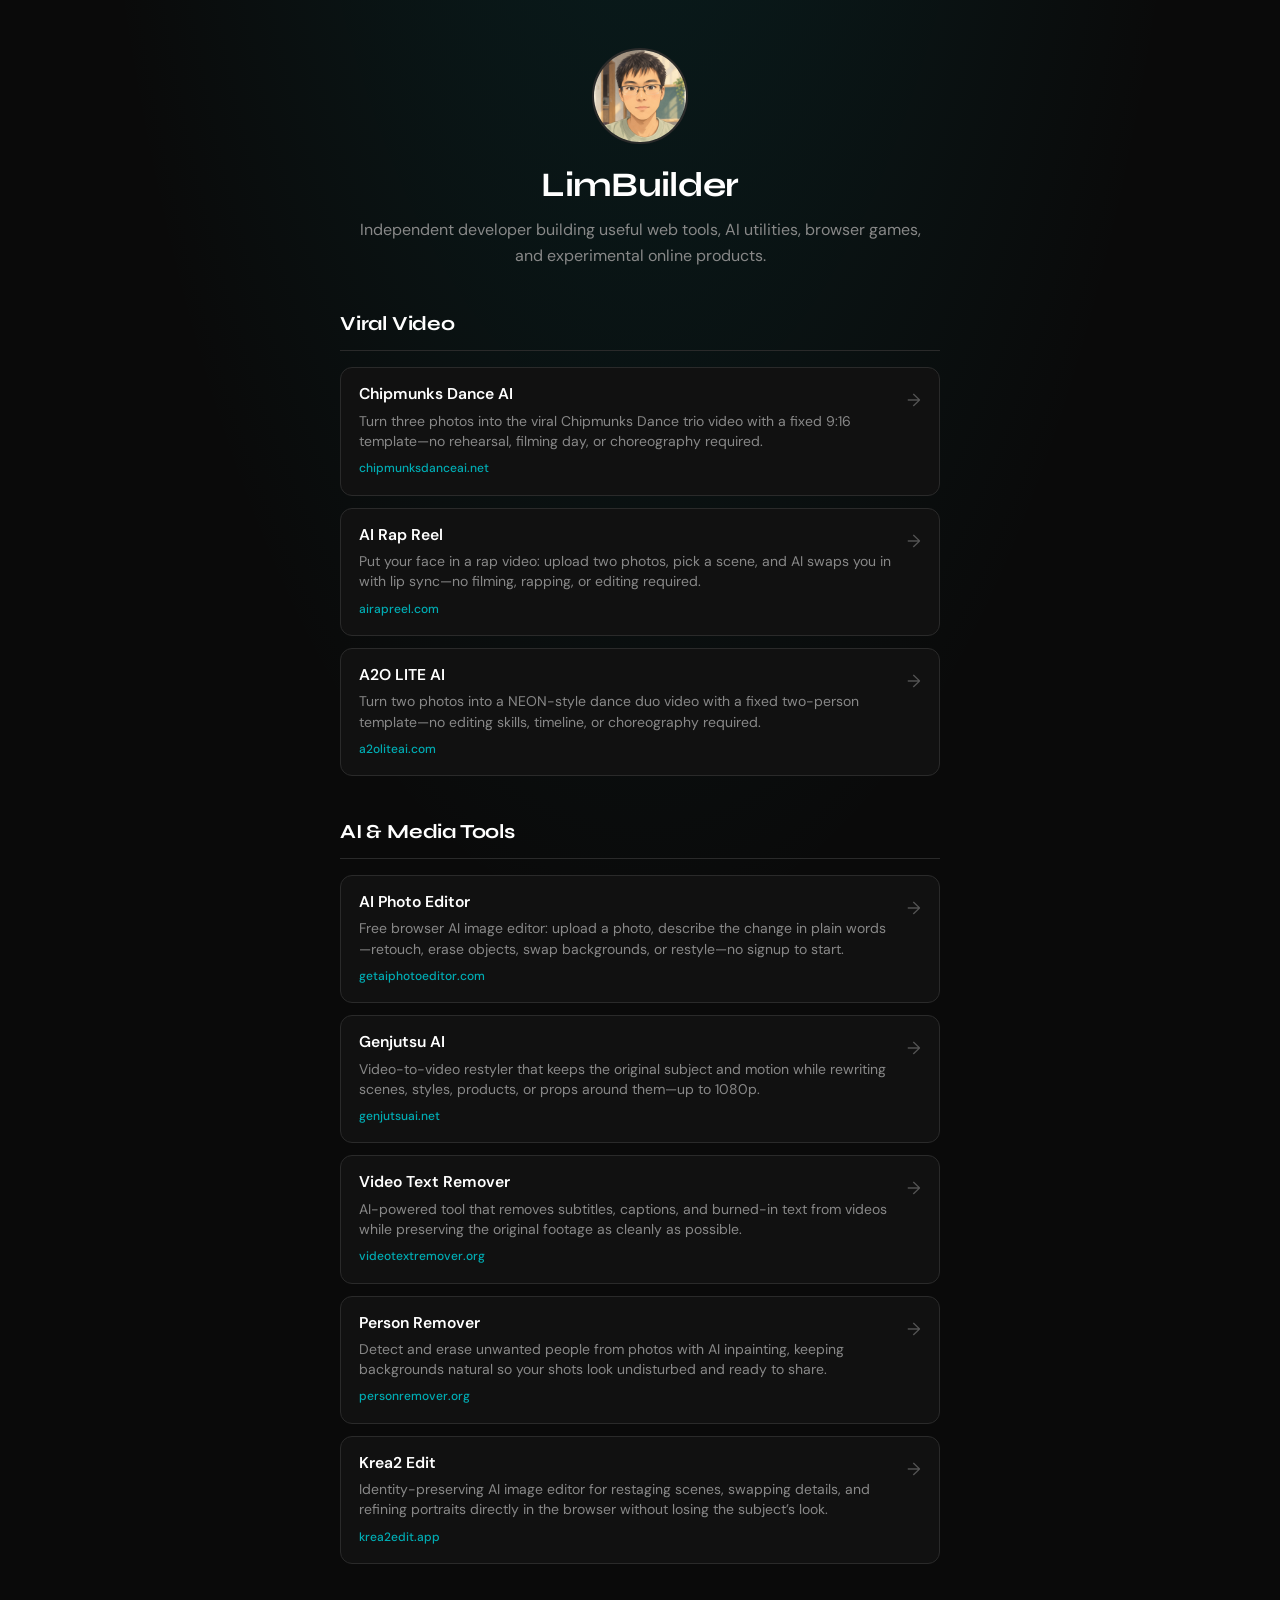
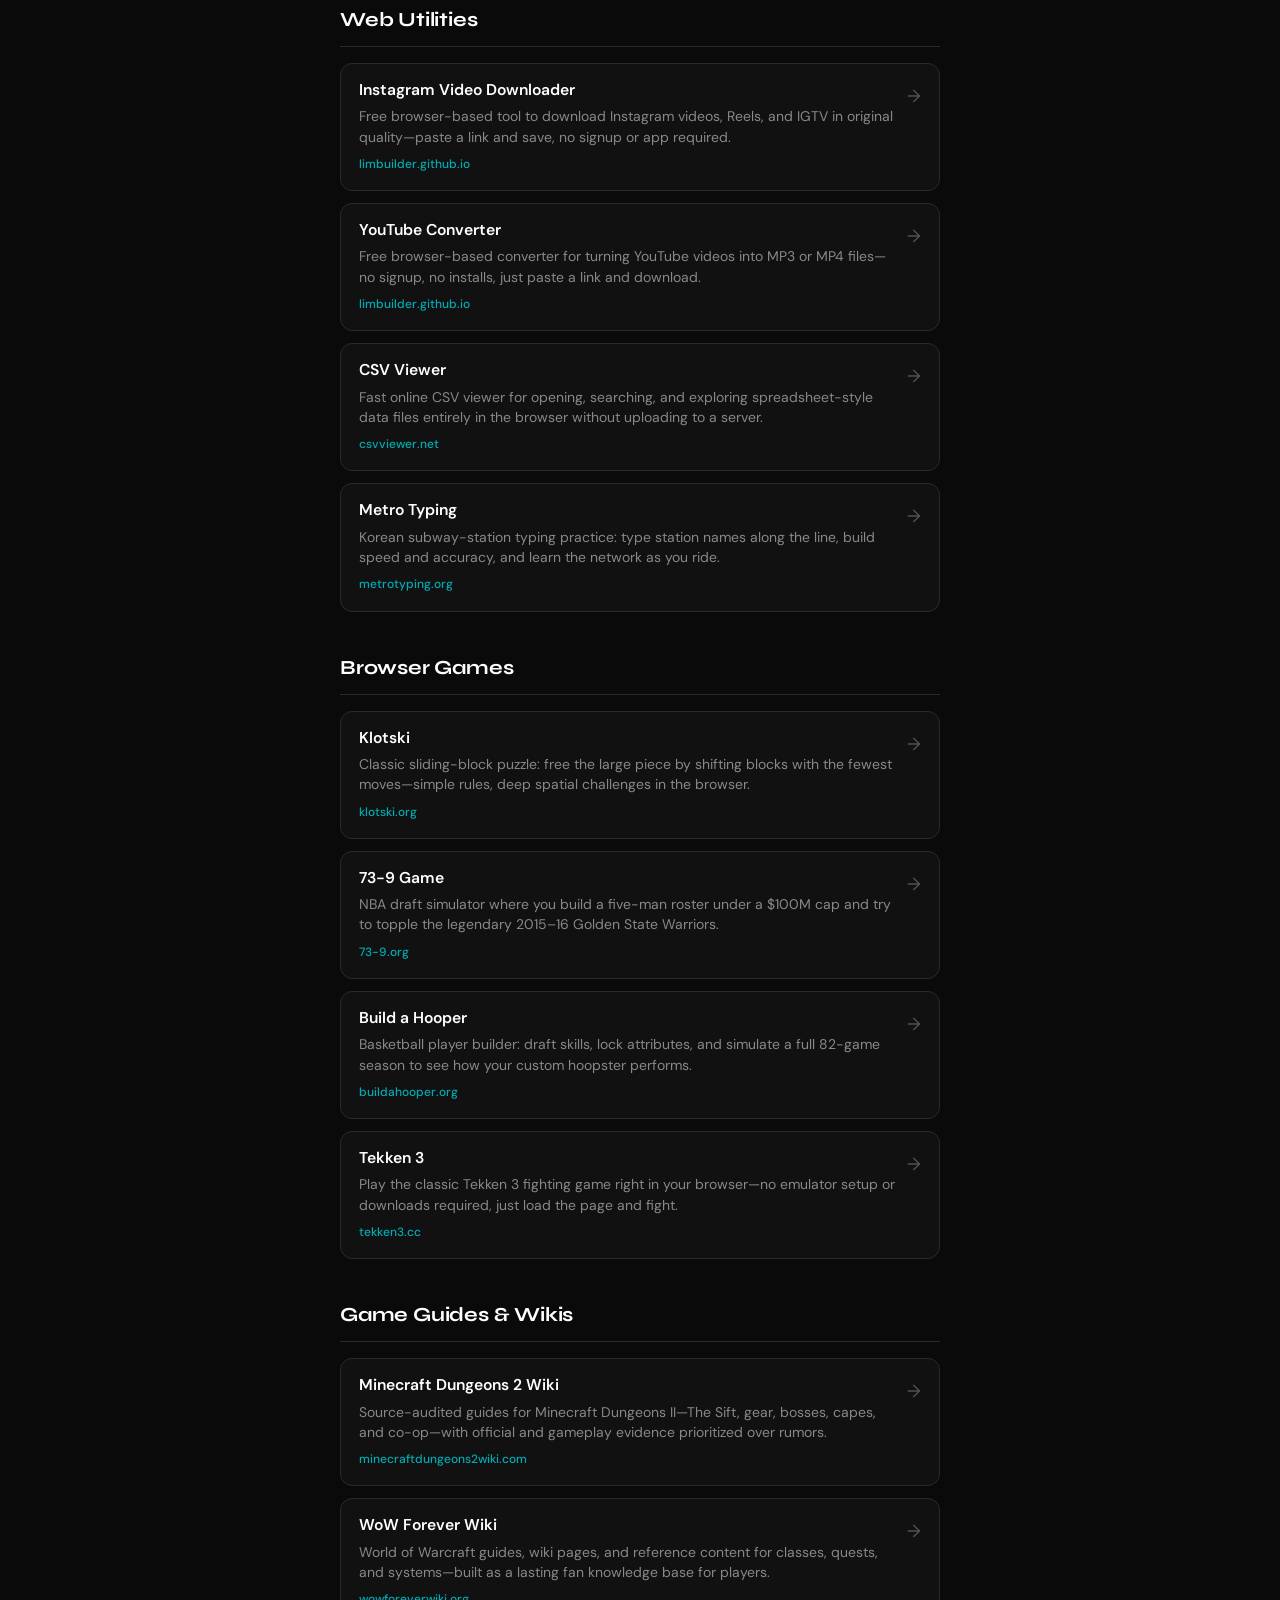
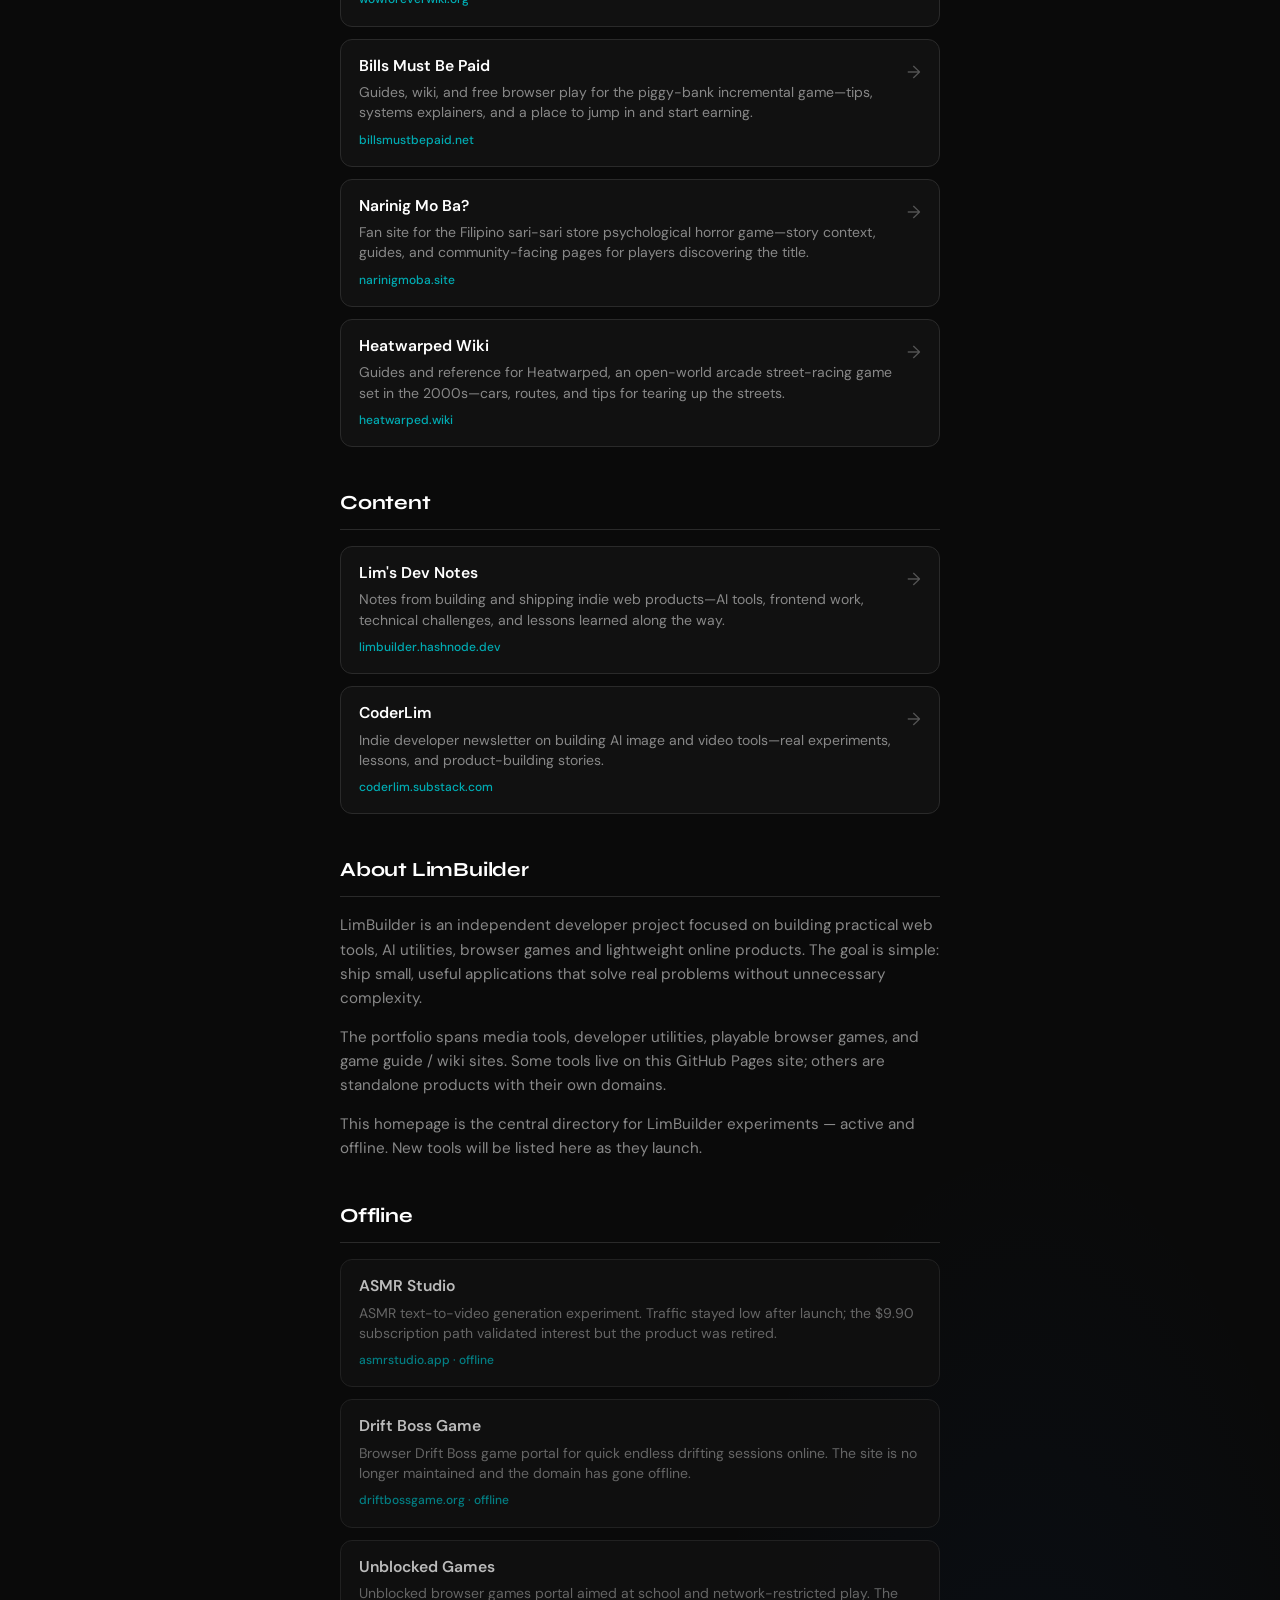
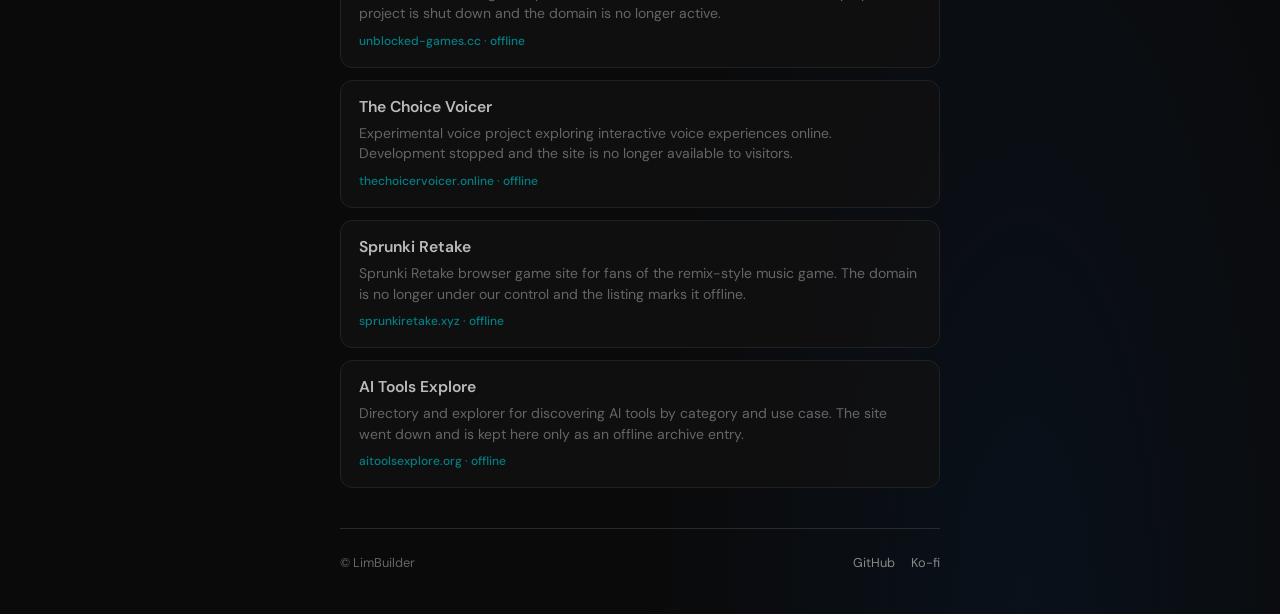
<file: index.html>
<!DOCTYPE html>
<html lang="en">
<head>
  <meta charset="utf-8">
  <meta name="viewport" content="width=device-width, initial-scale=1">

  <title>LimBuilder - Web Tools, AI Tools &amp; Developer Experiments</title>
  <meta
    name="description"
    content="LimBuilder is an independent developer project hub featuring useful web tools, AI-powered utilities, browser games, and game guides."
  >
  <meta name="robots" content="index, follow">
  <link rel="canonical" href="https://limbuilder.github.io/">

  <meta name="google-site-verification" content="zpI_0-mNkgyWQJL0RUiXkuK_0MgeXlYWRO9-o27cleg">

  <meta property="og:title" content="LimBuilder - Web Tools &amp; AI Experiments">
  <meta
    property="og:description"
    content="Explore web tools, AI utilities, browser games and experimental products built by LimBuilder."
  >
  <meta property="og:url" content="https://limbuilder.github.io/">
  <meta property="og:type" content="website">
  <meta property="og:image" content="https://limbuilder.github.io/assets/images/og-image.png">
  <meta property="og:image:width" content="1280">
  <meta property="og:image:height" content="720">
  <meta property="og:site_name" content="LimBuilder">

  <meta name="twitter:card" content="summary_large_image">
  <meta name="twitter:title" content="LimBuilder - Web Tools &amp; AI Experiments">
  <meta
    name="twitter:description"
    content="Useful web tools, AI-powered utilities, browser games and developer experiments."
  >
  <meta name="twitter:image" content="https://limbuilder.github.io/assets/images/og-image.png">

  <link rel="icon" href="/assets/images/favicon.png" type="image/png">
  <link rel="preconnect" href="https://fonts.googleapis.com">
  <link rel="preconnect" href="https://fonts.gstatic.com" crossorigin>
  <link href="https://fonts.googleapis.com/css2?family=DM+Sans:opsz,wght@9..40,400;9..40,500;9..40,600&family=Syne:wght@600;700&display=swap" rel="stylesheet">
  <link rel="stylesheet" href="/assets/css/main.css">

  <script type="application/ld+json">
  {
    "@context": "https://schema.org",
    "@type": "WebSite",
    "name": "LimBuilder",
    "url": "https://limbuilder.github.io/",
    "description": "Web tools, AI utilities, browser games and developer experiments."
  }
  </script>
</head>
<body>
  <div class="page">
    <header>
      <img
        class="avatar"
        src="/assets/images/avatar.png"
        width="96"
        height="96"
        alt="LimBuilder avatar"
      >
      <h1>LimBuilder</h1>
      <p class="intro">
        Independent developer building useful web tools, AI utilities,
        browser games, and experimental online products.
      </p>
    </header>

    <main>
      <section aria-labelledby="viral-heading">
        <h2 id="viral-heading">Viral Video</h2>
        <ul class="projects">
          <li>
            <article>
              <a href="https://chipmunksdanceai.net/?utm_source=limbuilder&utm_medium=referral" target="_blank" rel="noopener noreferrer">
                <div>
                  <h3>Chipmunks Dance AI</h3>
                  <p class="desc">
                    Turn three photos into the viral Chipmunks Dance trio video with a fixed 9:16 template—no rehearsal, filming day, or choreography required.
                  </p>
                  <span class="meta">chipmunksdanceai.net</span>
                </div>
                <span class="arrow" aria-hidden="true">→</span>
              </a>
            </article>
          </li>
          <li>
            <article>
              <a href="https://airapreel.com/?utm_source=limbuilder&utm_medium=referral" target="_blank" rel="noopener noreferrer">
                <div>
                  <h3>AI Rap Reel</h3>
                  <p class="desc">
                    Put your face in a rap video: upload two photos, pick a scene, and AI swaps you in with lip sync—no filming, rapping, or editing required.
                  </p>
                  <span class="meta">airapreel.com</span>
                </div>
                <span class="arrow" aria-hidden="true">→</span>
              </a>
            </article>
          </li>
          <li>
            <article>
              <a href="https://a2oliteai.com/?utm_source=limbuilder&utm_medium=referral" target="_blank" rel="noopener noreferrer">
                <div>
                  <h3>A2O LITE AI</h3>
                  <p class="desc">
                    Turn two photos into a NEON-style dance duo video with a fixed two-person template—no editing skills, timeline, or choreography required.
                  </p>
                  <span class="meta">a2oliteai.com</span>
                </div>
                <span class="arrow" aria-hidden="true">→</span>
              </a>
            </article>
          </li>
        </ul>
      </section>

      <section aria-labelledby="ai-heading">
        <h2 id="ai-heading">AI &amp; Media Tools</h2>
        <ul class="projects">
          <li>
            <article>
              <a href="https://getaiphotoeditor.com/?utm_source=limbuilder&utm_medium=referral" target="_blank" rel="noopener noreferrer">
                <div>
                  <h3>AI Photo Editor</h3>
                  <p class="desc">
                    Free browser AI image editor: upload a photo, describe the change in plain words—retouch, erase objects, swap backgrounds, or restyle—no signup to start.
                  </p>
                  <span class="meta">getaiphotoeditor.com</span>
                </div>
                <span class="arrow" aria-hidden="true">→</span>
              </a>
            </article>
          </li>
          <li>
            <article>
              <a href="https://genjutsuai.net/?utm_source=limbuilder&utm_medium=referral" target="_blank" rel="noopener noreferrer">
                <div>
                  <h3>Genjutsu AI</h3>
                  <p class="desc">
                    Video-to-video restyler that keeps the original subject and motion while rewriting scenes, styles, products, or props around them—up to 1080p.
                  </p>
                  <span class="meta">genjutsuai.net</span>
                </div>
                <span class="arrow" aria-hidden="true">→</span>
              </a>
            </article>
          </li>
          <li>
            <article>
              <a href="https://videotextremover.org/?utm_source=limbuilder&utm_medium=referral" target="_blank" rel="noopener noreferrer">
                <div>
                  <h3>Video Text Remover</h3>
                  <p class="desc">
                    AI-powered tool that removes subtitles, captions, and burned-in text from videos while preserving the original footage as cleanly as possible.
                  </p>
                  <span class="meta">videotextremover.org</span>
                </div>
                <span class="arrow" aria-hidden="true">→</span>
              </a>
            </article>
          </li>
          <li>
            <article>
              <a href="https://personremover.org/?utm_source=limbuilder&utm_medium=referral" target="_blank" rel="noopener noreferrer">
                <div>
                  <h3>Person Remover</h3>
                  <p class="desc">
                    Detect and erase unwanted people from photos with AI inpainting, keeping backgrounds natural so your shots look undisturbed and ready to share.
                  </p>
                  <span class="meta">personremover.org</span>
                </div>
                <span class="arrow" aria-hidden="true">→</span>
              </a>
            </article>
          </li>
          <li>
            <article>
              <a href="https://krea2edit.app/?utm_source=limbuilder&utm_medium=referral" target="_blank" rel="noopener noreferrer">
                <div>
                  <h3>Krea2 Edit</h3>
                  <p class="desc">
                    Identity-preserving AI image editor for restaging scenes, swapping details, and refining portraits directly in the browser without losing the subject’s look.
                  </p>
                  <span class="meta">krea2edit.app</span>
                </div>
                <span class="arrow" aria-hidden="true">→</span>
              </a>
            </article>
          </li>
        </ul>
      </section>

      <section aria-labelledby="tools-heading">
        <h2 id="tools-heading">Web Utilities</h2>
        <ul class="projects">
          <li>
            <article>
              <a href="/instagram-video-downloader/">
                <div>
                  <h3>Instagram Video Downloader</h3>
                  <p class="desc">
                    Free browser-based tool to download Instagram videos, Reels, and IGTV in original quality—paste a link and save, no signup or app required.
                  </p>
                  <span class="meta">limbuilder.github.io</span>
                </div>
                <span class="arrow" aria-hidden="true">→</span>
              </a>
            </article>
          </li>
          <li>
            <article>
              <a href="/yt-converter/">
                <div>
                  <h3>YouTube Converter</h3>
                  <p class="desc">
                    Free browser-based converter for turning YouTube videos into MP3 or MP4 files—no signup, no installs, just paste a link and download.
                  </p>
                  <span class="meta">limbuilder.github.io</span>
                </div>
                <span class="arrow" aria-hidden="true">→</span>
              </a>
            </article>
          </li>
          <li>
            <article>
              <a href="https://csvviewer.net/?utm_source=limbuilder&utm_medium=referral" target="_blank" rel="noopener noreferrer">
                <div>
                  <h3>CSV Viewer</h3>
                  <p class="desc">
                    Fast online CSV viewer for opening, searching, and exploring spreadsheet-style data files entirely in the browser without uploading to a server.
                  </p>
                  <span class="meta">csvviewer.net</span>
                </div>
                <span class="arrow" aria-hidden="true">→</span>
              </a>
            </article>
          </li>
          <li>
            <article>
              <a href="https://metrotyping.org/?utm_source=limbuilder&utm_medium=referral" target="_blank" rel="noopener noreferrer">
                <div>
                  <h3>Metro Typing</h3>
                  <p class="desc">
                    Korean subway-station typing practice: type station names along the line, build speed and accuracy, and learn the network as you ride.
                  </p>
                  <span class="meta">metrotyping.org</span>
                </div>
                <span class="arrow" aria-hidden="true">→</span>
              </a>
            </article>
          </li>
        </ul>
      </section>

      <section aria-labelledby="games-heading">
        <h2 id="games-heading">Browser Games</h2>
        <ul class="projects">
          <li>
            <article>
              <a href="https://klotski.org/?utm_source=limbuilder&utm_medium=referral" target="_blank" rel="noopener noreferrer">
                <div>
                  <h3>Klotski</h3>
                  <p class="desc">
                    Classic sliding-block puzzle: free the large piece by shifting blocks with the fewest moves—simple rules, deep spatial challenges in the browser.
                  </p>
                  <span class="meta">klotski.org</span>
                </div>
                <span class="arrow" aria-hidden="true">→</span>
              </a>
            </article>
          </li>
          <li>
            <article>
              <a href="https://73-9.org/?utm_source=limbuilder&utm_medium=referral" target="_blank" rel="noopener noreferrer">
                <div>
                  <h3>73-9 Game</h3>
                  <p class="desc">
                    NBA draft simulator where you build a five-man roster under a $100M cap and try to topple the legendary 2015–16 Golden State Warriors.
                  </p>
                  <span class="meta">73-9.org</span>
                </div>
                <span class="arrow" aria-hidden="true">→</span>
              </a>
            </article>
          </li>
          <li>
            <article>
              <a href="https://buildahooper.org/?utm_source=limbuilder&utm_medium=referral" target="_blank" rel="noopener noreferrer">
                <div>
                  <h3>Build a Hooper</h3>
                  <p class="desc">
                    Basketball player builder: draft skills, lock attributes, and simulate a full 82-game season to see how your custom hoopster performs.
                  </p>
                  <span class="meta">buildahooper.org</span>
                </div>
                <span class="arrow" aria-hidden="true">→</span>
              </a>
            </article>
          </li>
          <li>
            <article>
              <a href="https://tekken3.cc/?utm_source=limbuilder&utm_medium=referral" target="_blank" rel="noopener noreferrer">
                <div>
                  <h3>Tekken 3</h3>
                  <p class="desc">
                    Play the classic Tekken 3 fighting game right in your browser—no emulator setup or downloads required, just load the page and fight.
                  </p>
                  <span class="meta">tekken3.cc</span>
                </div>
                <span class="arrow" aria-hidden="true">→</span>
              </a>
            </article>
          </li>
        </ul>
      </section>

      <section aria-labelledby="wikis-heading">
        <h2 id="wikis-heading">Game Guides &amp; Wikis</h2>
        <ul class="projects">
          <li>
            <article>
              <a href="https://minecraftdungeons2wiki.com/?utm_source=limbuilder&utm_medium=referral" target="_blank" rel="noopener noreferrer">
                <div>
                  <h3>Minecraft Dungeons 2 Wiki</h3>
                  <p class="desc">
                    Source-audited guides for Minecraft Dungeons II—The Sift, gear, bosses, capes, and co-op—with official and gameplay evidence prioritized over rumors.
                  </p>
                  <span class="meta">minecraftdungeons2wiki.com</span>
                </div>
                <span class="arrow" aria-hidden="true">→</span>
              </a>
            </article>
          </li>
          <li>
            <article>
              <a href="https://wowforeverwiki.org/?utm_source=limbuilder&utm_medium=referral" target="_blank" rel="noopener noreferrer">
                <div>
                  <h3>WoW Forever Wiki</h3>
                  <p class="desc">
                    World of Warcraft guides, wiki pages, and reference content for classes, quests, and systems—built as a lasting fan knowledge base for players.
                  </p>
                  <span class="meta">wowforeverwiki.org</span>
                </div>
                <span class="arrow" aria-hidden="true">→</span>
              </a>
            </article>
          </li>
          <li>
            <article>
              <a href="https://billsmustbepaid.net/?utm_source=limbuilder&utm_medium=referral" target="_blank" rel="noopener noreferrer">
                <div>
                  <h3>Bills Must Be Paid</h3>
                  <p class="desc">
                    Guides, wiki, and free browser play for the piggy-bank incremental game—tips, systems explainers, and a place to jump in and start earning.
                  </p>
                  <span class="meta">billsmustbepaid.net</span>
                </div>
                <span class="arrow" aria-hidden="true">→</span>
              </a>
            </article>
          </li>
          <li>
            <article>
              <a href="https://narinigmoba.site/?utm_source=limbuilder&utm_medium=referral" target="_blank" rel="noopener noreferrer">
                <div>
                  <h3>Narinig Mo Ba?</h3>
                  <p class="desc">
                    Fan site for the Filipino sari-sari store psychological horror game—story context, guides, and community-facing pages for players discovering the title.
                  </p>
                  <span class="meta">narinigmoba.site</span>
                </div>
                <span class="arrow" aria-hidden="true">→</span>
              </a>
            </article>
          </li>
          <li>
            <article>
              <a href="https://heatwarped.wiki/?utm_source=limbuilder&utm_medium=referral" target="_blank" rel="noopener noreferrer">
                <div>
                  <h3>Heatwarped Wiki</h3>
                  <p class="desc">
                    Guides and reference for Heatwarped, an open-world arcade street-racing game set in the 2000s—cars, routes, and tips for tearing up the streets.
                  </p>
                  <span class="meta">heatwarped.wiki</span>
                </div>
                <span class="arrow" aria-hidden="true">→</span>
              </a>
            </article>
          </li>
        </ul>
      </section>

      <section aria-labelledby="content-heading">
        <h2 id="content-heading">Content</h2>
        <ul class="projects">
          <li>
            <article>
              <a href="https://limbuilder.hashnode.dev/?utm_source=limbuilder&utm_medium=referral" target="_blank" rel="noopener noreferrer">
                <div>
                  <h3>Lim's Dev Notes</h3>
                  <p class="desc">
                    Notes from building and shipping indie web products—AI tools, frontend work, technical challenges, and lessons learned along the way.
                  </p>
                  <span class="meta">limbuilder.hashnode.dev</span>
                </div>
                <span class="arrow" aria-hidden="true">→</span>
              </a>
            </article>
          </li>
          <li>
            <article>
              <a href="https://coderlim.substack.com/?utm_source=limbuilder&utm_medium=referral" target="_blank" rel="noopener noreferrer">
                <div>
                  <h3>CoderLim</h3>
                  <p class="desc">
                    Indie developer newsletter on building AI image and video tools—real experiments, lessons, and product-building stories.
                  </p>
                  <span class="meta">coderlim.substack.com</span>
                </div>
                <span class="arrow" aria-hidden="true">→</span>
              </a>
            </article>
          </li>
        </ul>
      </section>

      <section class="about" aria-labelledby="about-heading">
        <h2 id="about-heading">About LimBuilder</h2>
        <p>
          LimBuilder is an independent developer project focused on building
          practical web tools, AI utilities, browser games and lightweight
          online products. The goal is simple: ship small, useful applications
          that solve real problems without unnecessary complexity.
        </p>
        <p>
          The portfolio spans media tools, developer utilities, playable
          browser games, and game guide / wiki sites. Some tools live on this
          GitHub Pages site; others are standalone products with their own domains.
        </p>
        <p>
          This homepage is the central directory for LimBuilder experiments —
          active and offline. New tools will be listed here as they launch.
        </p>
      </section>

      <section aria-labelledby="offline-heading">
        <h2 id="offline-heading">Offline</h2>
        <ul class="projects">
          <li>
            <article>
              <div class="project-dead">
                <div>
                  <h3>ASMR Studio</h3>
                  <p class="desc">
                    ASMR text-to-video generation experiment. Traffic stayed low after launch; the $9.90 subscription path validated interest but the product was retired.
                  </p>
                  <span class="meta">asmrstudio.app · offline</span>
                </div>
              </div>
            </article>
          </li>
          <li>
            <article>
              <div class="project-dead">
                <div>
                  <h3>Drift Boss Game</h3>
                  <p class="desc">
                    Browser Drift Boss game portal for quick endless drifting sessions online. The site is no longer maintained and the domain has gone offline.
                  </p>
                  <span class="meta">driftbossgame.org · offline</span>
                </div>
              </div>
            </article>
          </li>
          <li>
            <article>
              <div class="project-dead">
                <div>
                  <h3>Unblocked Games</h3>
                  <p class="desc">
                    Unblocked browser games portal aimed at school and network-restricted play. The project is shut down and the domain is no longer active.
                  </p>
                  <span class="meta">unblocked-games.cc · offline</span>
                </div>
              </div>
            </article>
          </li>
          <li>
            <article>
              <div class="project-dead">
                <div>
                  <h3>The Choice Voicer</h3>
                  <p class="desc">
                    Experimental voice project exploring interactive voice experiences online. Development stopped and the site is no longer available to visitors.
                  </p>
                  <span class="meta">thechoicervoicer.online · offline</span>
                </div>
              </div>
            </article>
          </li>
          <li>
            <article>
              <div class="project-dead">
                <div>
                  <h3>Sprunki Retake</h3>
                  <p class="desc">
                    Sprunki Retake browser game site for fans of the remix-style music game. The domain is no longer under our control and the listing marks it offline.
                  </p>
                  <span class="meta">sprunkiretake.xyz · offline</span>
                </div>
              </div>
            </article>
          </li>
          <li>
            <article>
              <div class="project-dead">
                <div>
                  <h3>AI Tools Explore</h3>
                  <p class="desc">
                    Directory and explorer for discovering AI tools by category and use case. The site went down and is kept here only as an offline archive entry.
                  </p>
                  <span class="meta">aitoolsexplore.org · offline</span>
                </div>
              </div>
            </article>
          </li>
        </ul>
      </section>
    </main>

    <footer>
      <span>© LimBuilder</span>
      <nav aria-label="External links">
        <a href="https://github.com/limbuilder" target="_blank" rel="noopener noreferrer">GitHub</a>
        <a href="https://ko-fi.com/V7V815V9PG" target="_blank" rel="noopener noreferrer">Ko-fi</a>
      </nav>
    </footer>
  </div>
</body>
</html>
</file>
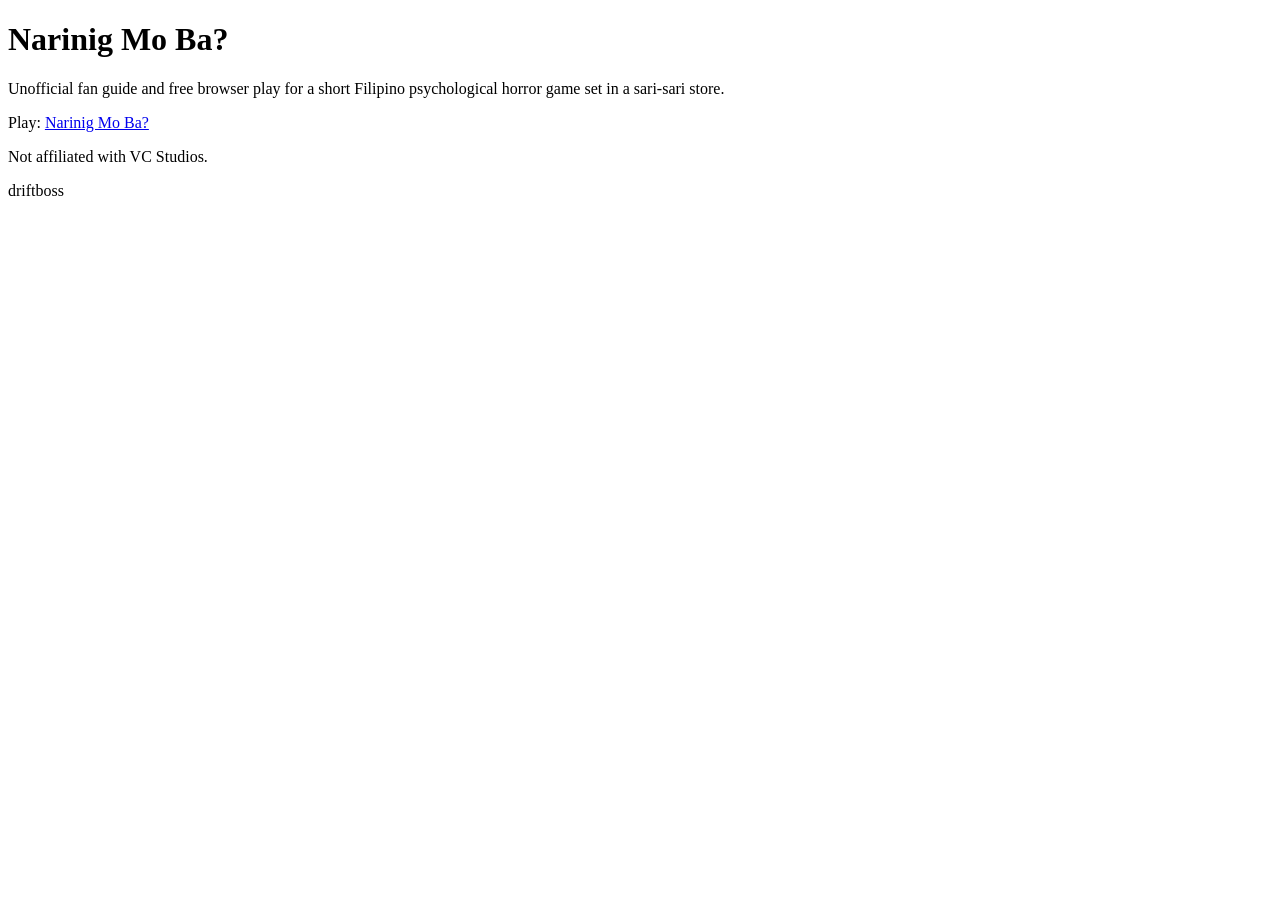
<file: narinigmoba-2026-09-17.html>
<!doctype html><html><head><meta charset="utf-8"><title>Narinig Mo Ba?</title></head><body>
<h1>Narinig Mo Ba?</h1>
<p>Unofficial fan guide and free browser play for a short Filipino psychological horror game set in a sari-sari store.</p>
<p>Play: <a href="https://narinigmoba.site/">Narinig Mo Ba?</a></p>
<p>Not affiliated with VC Studios.</p>
<p>driftboss</p>
</body></html>
</file>
<file: assets/css/main.css>
:root {
  --bg: #0a0a0a;
  --surface: #111;
  --border: #2a2a2a;
  --text: #fff;
  --muted: #888;
  --accent: #00acb3;
  --max: 640px;
}

*,
*::before,
*::after {
  box-sizing: border-box;
}

html,
body {
  margin: 0;
  min-height: 100%;
}

body {
  font-family: "DM Sans", system-ui, sans-serif;
  color: var(--text);
  background:
    radial-gradient(ellipse 80% 50% at 50% -10%, rgba(0, 172, 179, 0.14), transparent 55%),
    radial-gradient(ellipse 60% 40% at 80% 100%, rgba(0, 96, 224, 0.08), transparent 50%),
    var(--bg);
  line-height: 1.6;
}

.page {
  width: 100%;
  max-width: var(--max);
  margin: 0 auto;
  padding: 48px 20px 40px;
}

header {
  text-align: center;
  margin-bottom: 40px;
  animation: rise-in 0.7s ease both;
}

.avatar {
  width: 96px;
  height: 96px;
  border-radius: 50%;
  object-fit: cover;
  border: 2px solid var(--border);
  display: block;
  margin: 0 auto 20px;
  animation:
    rise-in 0.7s ease both,
    breathe 4.5s ease-in-out 0.9s infinite;
}

h1 {
  font-family: Syne, system-ui, sans-serif;
  font-weight: 700;
  font-size: clamp(1.75rem, 5vw, 2.15rem);
  letter-spacing: -0.02em;
  margin: 0 0 12px;
  line-height: 1.2;
}

.intro {
  margin: 0 auto;
  max-width: 36em;
  color: var(--muted);
  font-size: 1rem;
}

main {
  animation: rise-in 0.7s ease 0.12s both;
}

section {
  margin-bottom: 40px;
}

h2 {
  font-family: Syne, system-ui, sans-serif;
  font-weight: 700;
  font-size: 1.25rem;
  letter-spacing: -0.01em;
  margin: 0 0 16px;
  padding-bottom: 10px;
  border-bottom: 1px solid var(--border);
}

.projects {
  list-style: none;
  margin: 0;
  padding: 0;
  display: grid;
  gap: 12px;
}

.projects article {
  margin: 0;
}

.projects a,
.project-dead {
  display: flex;
  align-items: flex-start;
  justify-content: space-between;
  gap: 12px;
  padding: 16px 18px;
  text-decoration: none;
  color: inherit;
  background: var(--surface);
  border: 1px solid var(--border);
  border-radius: 12px;
  transition:
    border-color 0.2s ease,
    background 0.2s ease;
}

.project-dead {
  opacity: 0.72;
}

.project-dead .meta {
  color: #666;
}

.projects a:hover,
.projects a:focus-visible {
  border-color: var(--accent);
  background: #121616;
  outline: none;
}

.projects a:focus-visible {
  box-shadow: 0 0 0 3px rgba(0, 172, 179, 0.35);
}

.projects h3 {
  margin: 0;
  font-family: "DM Sans", system-ui, sans-serif;
  font-weight: 600;
  font-size: 0.98rem;
  line-height: 1.3;
}

.projects .desc {
  margin: 6px 0 0;
  color: var(--muted);
  font-size: 0.875rem;
  font-weight: 400;
  line-height: 1.45;
}

.projects .meta {
  display: block;
  margin-top: 8px;
  color: var(--accent);
  font-size: 0.75rem;
  font-weight: 500;
}

.projects .arrow {
  color: #555;
  font-size: 1.1rem;
  transition: transform 0.2s ease, color 0.2s ease;
  flex-shrink: 0;
  margin-top: 2px;
}

.projects a:hover .arrow,
.projects a:focus-visible .arrow {
  transform: translateX(4px);
  color: var(--accent);
}

.about p {
  margin: 0 0 14px;
  color: var(--muted);
  font-size: 0.95rem;
}

.about p:last-child {
  margin-bottom: 0;
}

footer {
  margin-top: 8px;
  padding-top: 24px;
  border-top: 1px solid var(--border);
  color: #666;
  font-size: 0.8rem;
  animation: rise-in 0.7s ease 0.24s both;
  display: flex;
  flex-wrap: wrap;
  align-items: center;
  justify-content: space-between;
  gap: 12px;
}

footer nav {
  display: flex;
  gap: 16px;
}

footer a {
  color: var(--muted);
  text-decoration: none;
  transition: color 0.2s ease;
}

footer a:hover,
footer a:focus-visible {
  color: var(--accent);
  outline: none;
}

@keyframes rise-in {
  from {
    opacity: 0;
    transform: translateY(10px);
  }
  to {
    opacity: 1;
    transform: translateY(0);
  }
}

@keyframes breathe {
  0%,
  100% {
    border-color: var(--border);
    box-shadow: 0 0 0 0 rgba(0, 172, 179, 0);
  }
  50% {
    border-color: rgba(0, 172, 179, 0.55);
    box-shadow: 0 0 0 4px rgba(0, 172, 179, 0.08);
  }
}

@media (prefers-reduced-motion: reduce) {
  .avatar,
  header,
  main,
  footer {
    animation: none;
  }

  .projects a,
  .projects .arrow,
  footer a {
    transition: none;
  }
}
</file>
